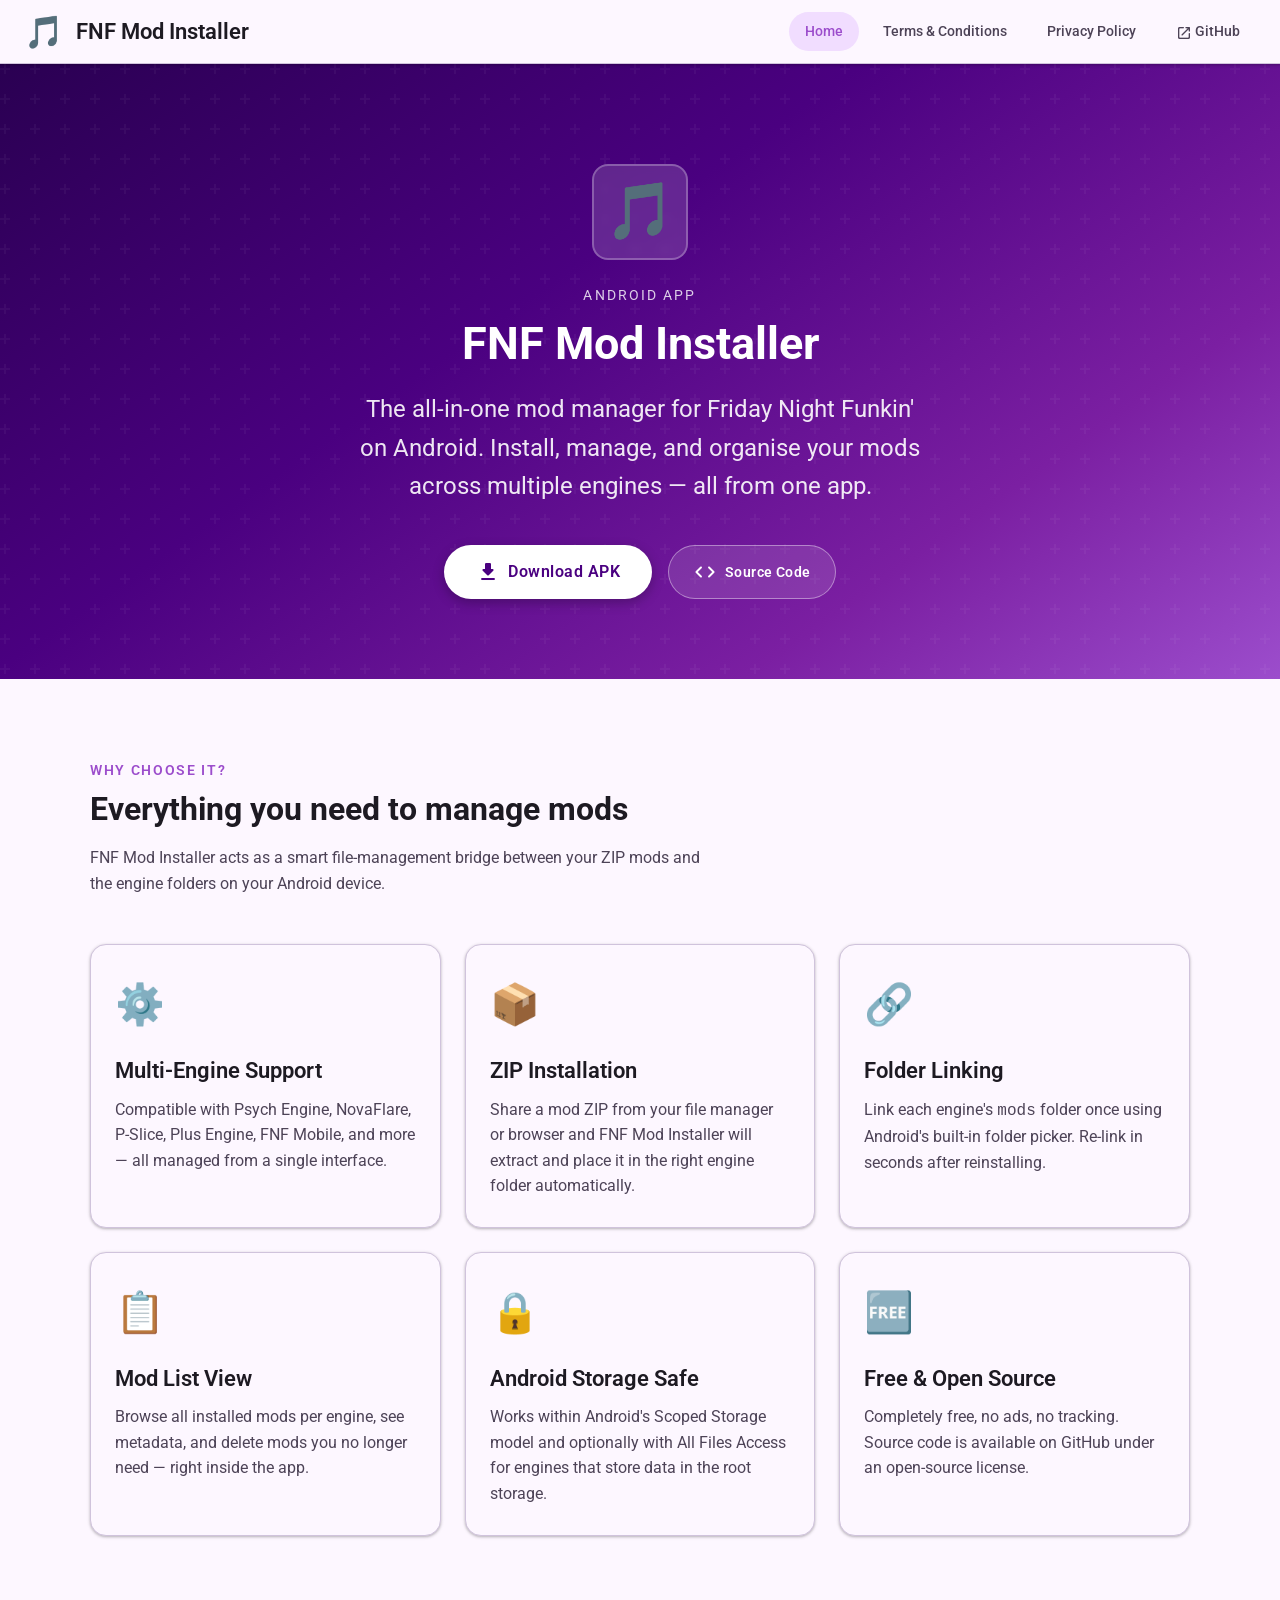
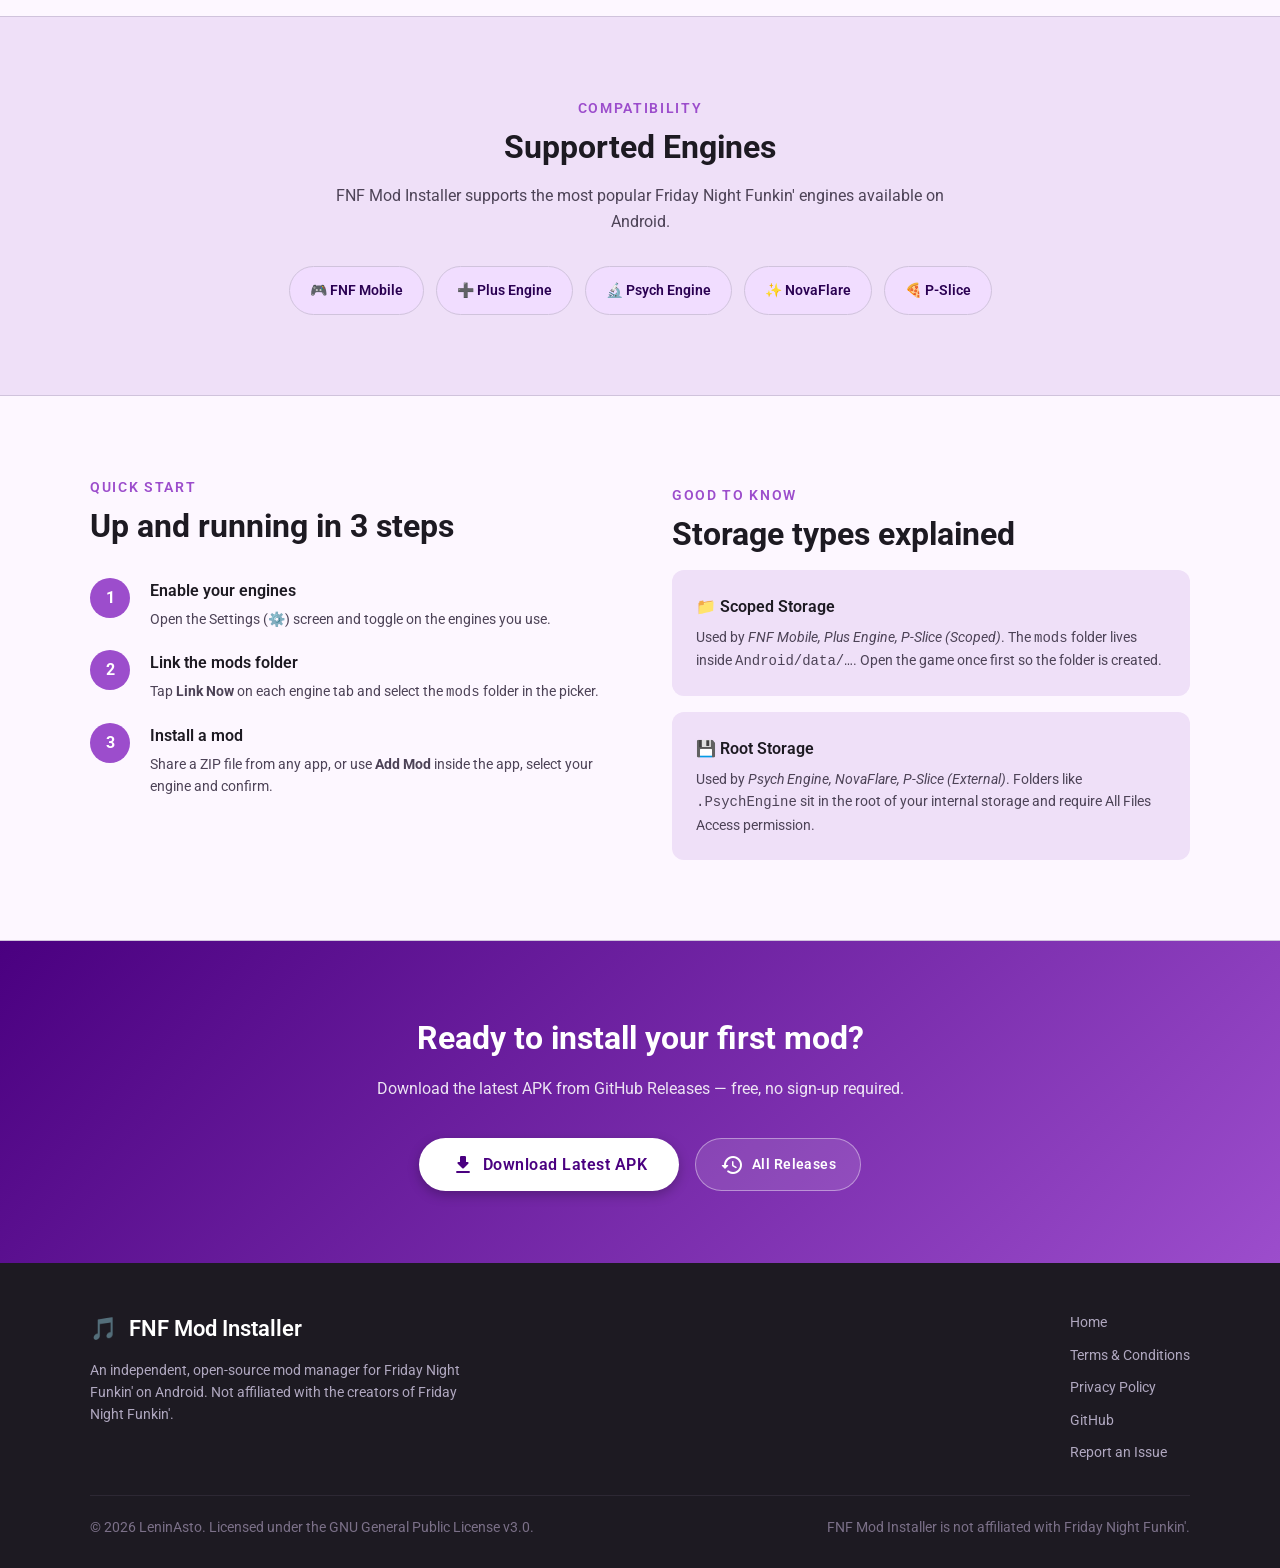
<file: index.html>
<!DOCTYPE html>
<html lang="en">
<head>
  <meta charset="UTF-8" />
  <meta name="viewport" content="width=device-width, initial-scale=1.0" />
  <title>FNF Mod Installer</title>
  <meta name="description" content="FNF Mod Installer — Multi-engine mod manager for Android. Supports Psych Engine, NovaFlare, P-Slice, Plus Engine, FNF Mobile and more." />
  <meta name="theme-color" content="#9C4DCC" />

  <!-- Open Graph -->
  <meta property="og:title" content="FNF Mod Installer" />
  <meta property="og:description" content="Multi-engine mod manager for Android. Install mods for Friday Night Funkin' engines in one tap." />
  <meta property="og:type" content="website" />
  <meta property="og:url" content="https://leninasto.github.io/FNF-Mod-Installer/" />

  <!-- Google Fonts + Material Icons -->
  <link rel="preconnect" href="https://fonts.googleapis.com" />
  <link rel="preconnect" href="https://fonts.gstatic.com" crossorigin />
  <link href="https://fonts.googleapis.com/css2?family=Roboto:wght@400;500;600;700;900&display=swap" rel="stylesheet" />
  <link href="https://fonts.googleapis.com/icon?family=Material+Icons+Round" rel="stylesheet" />

  <link rel="stylesheet" href="css/style.css" />
</head>
<body>

  <!-- ── Top App Bar ── -->
  <header class="top-app-bar">
    <a href="index.html" class="top-app-bar__brand">
      <span class="brand-emoji" aria-hidden="true">🎵</span>
      FNF Mod Installer
    </a>
    <button class="nav-toggle" id="navToggle" aria-label="Toggle navigation" aria-expanded="false">
      <span class="material-icons-round">menu</span>
    </button>
    <nav class="top-app-bar__nav" id="navMenu" role="navigation" aria-label="Main navigation">
      <a href="index.html" class="nav-link active">Home</a>
      <a href="terms.html" class="nav-link">Terms &amp; Conditions</a>
      <a href="privacy.html" class="nav-link">Privacy Policy</a>
      <a href="https://github.com/LeninAsto/FNF-Mod-Installer" target="_blank" rel="noopener" class="nav-link">
        <span class="material-icons-round" style="font-size:1rem;vertical-align:middle">open_in_new</span>
        GitHub
      </a>
    </nav>
  </header>

  <main>

    <!-- ── Hero ── -->
    <section class="hero" aria-labelledby="hero-title">
      <div class="hero__logo" role="img" aria-label="FNF Mod Installer logo">🎵</div>
      <p class="hero__eyebrow">Android App</p>
      <h1 class="hero__title" id="hero-title">FNF Mod Installer</h1>
      <p class="hero__subtitle">
        The all-in-one mod manager for Friday Night Funkin' on Android.
        Install, manage, and organise your mods across multiple engines — all from one app.
      </p>
      <div class="hero__actions">
        <a href="https://github.com/LeninAsto/FNF-Mod-Installer/releases/latest"
           target="_blank" rel="noopener"
           class="btn btn-on-dark">
          <span class="material-icons-round" aria-hidden="true">download</span>
          Download APK
        </a>
        <a href="https://github.com/LeninAsto/FNF-Mod-Installer"
           target="_blank" rel="noopener"
           class="btn btn-outlined"
           style="background:rgba(255,255,255,0.12);color:#fff;border-color:rgba(255,255,255,0.4)">
          <span class="material-icons-round" aria-hidden="true">code</span>
          Source Code
        </a>
      </div>
    </section>

    <!-- ── Features ── -->
    <section class="section" aria-labelledby="features-title">
      <div class="container">
        <p class="section-label">Why choose it?</p>
        <h2 class="section-title" id="features-title">Everything you need to manage mods</h2>
        <p class="section-body">
          FNF Mod Installer acts as a smart file-management bridge between your ZIP mods and the engine folders on your Android device.
        </p>

        <div class="features-grid">
          <article class="feature-card reveal">
            <span class="feature-card__icon" aria-hidden="true">⚙️</span>
            <h3 class="feature-card__title">Multi-Engine Support</h3>
            <p class="feature-card__body">
              Compatible with Psych Engine, NovaFlare, P-Slice, Plus Engine, FNF Mobile, and more — all managed from a single interface.
            </p>
          </article>
          <article class="feature-card reveal">
            <span class="feature-card__icon" aria-hidden="true">📦</span>
            <h3 class="feature-card__title">ZIP Installation</h3>
            <p class="feature-card__body">
              Share a mod ZIP from your file manager or browser and FNF Mod Installer will extract and place it in the right engine folder automatically.
            </p>
          </article>
          <article class="feature-card reveal">
            <span class="feature-card__icon" aria-hidden="true">🔗</span>
            <h3 class="feature-card__title">Folder Linking</h3>
            <p class="feature-card__body">
              Link each engine's <code>mods</code> folder once using Android's built-in folder picker. Re-link in seconds after reinstalling.
            </p>
          </article>
          <article class="feature-card reveal">
            <span class="feature-card__icon" aria-hidden="true">📋</span>
            <h3 class="feature-card__title">Mod List View</h3>
            <p class="feature-card__body">
              Browse all installed mods per engine, see metadata, and delete mods you no longer need — right inside the app.
            </p>
          </article>
          <article class="feature-card reveal">
            <span class="feature-card__icon" aria-hidden="true">🔒</span>
            <h3 class="feature-card__title">Android Storage Safe</h3>
            <p class="feature-card__body">
              Works within Android's Scoped Storage model and optionally with All Files Access for engines that store data in the root storage.
            </p>
          </article>
          <article class="feature-card reveal">
            <span class="feature-card__icon" aria-hidden="true">🆓</span>
            <h3 class="feature-card__title">Free &amp; Open Source</h3>
            <p class="feature-card__body">
              Completely free, no ads, no tracking. Source code is available on GitHub under an open-source license.
            </p>
          </article>
        </div>
      </div>
    </section>

    <hr class="divider" />

    <!-- ── Supported Engines ── -->
    <section class="section section--alt engines-section" aria-labelledby="engines-title">
      <div class="container">
        <p class="section-label">Compatibility</p>
        <h2 class="section-title" id="engines-title">Supported Engines</h2>
        <p class="section-body" style="margin:0 auto 0">
          FNF Mod Installer supports the most popular Friday Night Funkin' engines available on Android.
        </p>
        <div class="engines-grid" role="list" aria-label="Supported engines">
          <span class="engine-chip" role="listitem">🎮 FNF Mobile</span>
          <span class="engine-chip" role="listitem">➕ Plus Engine</span>
          <span class="engine-chip" role="listitem">🔬 Psych Engine</span>
          <span class="engine-chip" role="listitem">✨ NovaFlare</span>
          <span class="engine-chip" role="listitem">🍕 P-Slice</span>
        </div>
      </div>
    </section>

    <hr class="divider" />

    <!-- ── How to Use ── -->
    <section class="section" aria-labelledby="howto-title">
      <div class="container">
        <div style="display:grid;grid-template-columns:1fr 1fr;gap:64px;align-items:start">

          <!-- Quick Start -->
          <div class="reveal">
            <p class="section-label">Quick Start</p>
            <h2 class="section-title" id="howto-title">Up and running in 3 steps</h2>
            <ol class="step-list">
              <li>
                <div>
                  <p class="step-title">Enable your engines</p>
                  <p class="step-body">Open the Settings (⚙️) screen and toggle on the engines you use.</p>
                </div>
              </li>
              <li>
                <div>
                  <p class="step-title">Link the mods folder</p>
                  <p class="step-body">Tap <strong>Link Now</strong> on each engine tab and select the <code>mods</code> folder in the picker.</p>
                </div>
              </li>
              <li>
                <div>
                  <p class="step-title">Install a mod</p>
                  <p class="step-body">Share a ZIP file from any app, or use <strong>Add Mod</strong> inside the app, select your engine and confirm.</p>
                </div>
              </li>
            </ol>
          </div>

          <!-- Scoped Storage note -->
          <div class="reveal" style="margin-top:8px">
            <p class="section-label">Good to know</p>
            <h2 class="section-title">Storage types explained</h2>

            <div class="card card-filled" style="margin-bottom:16px">
              <h3 style="font-size:var(--font-title-medium);font-weight:600;margin-bottom:6px;color:var(--md-sys-color-on-surface)">
                📁 Scoped Storage
              </h3>
              <p style="font-size:var(--font-body-medium);color:var(--md-sys-color-on-surface-variant)">
                Used by <em>FNF Mobile, Plus Engine, P-Slice (Scoped)</em>. The <code>mods</code> folder lives inside <code>Android/data/…</code>. Open the game once first so the folder is created.
              </p>
            </div>

            <div class="card card-filled">
              <h3 style="font-size:var(--font-title-medium);font-weight:600;margin-bottom:6px;color:var(--md-sys-color-on-surface)">
                💾 Root Storage
              </h3>
              <p style="font-size:var(--font-body-medium);color:var(--md-sys-color-on-surface-variant)">
                Used by <em>Psych Engine, NovaFlare, P-Slice (External)</em>. Folders like <code>.PsychEngine</code> sit in the root of your internal storage and require All Files Access permission.
              </p>
            </div>
          </div>

        </div>
      </div>
    </section>

    <hr class="divider" />

    <!-- ── Download CTA ── -->
    <section class="download-banner" aria-labelledby="download-title">
      <h2 class="download-banner__title" id="download-title">Ready to install your first mod?</h2>
      <p class="download-banner__sub">Download the latest APK from GitHub Releases — free, no sign-up required.</p>
      <div style="display:flex;gap:16px;justify-content:center;flex-wrap:wrap">
        <a href="https://github.com/LeninAsto/FNF-Mod-Installer/releases/latest"
           target="_blank" rel="noopener"
           class="btn btn-on-dark">
          <span class="material-icons-round" aria-hidden="true">download</span>
          Download Latest APK
        </a>
        <a href="https://github.com/LeninAsto/FNF-Mod-Installer/releases"
           target="_blank" rel="noopener"
           class="btn btn-outlined"
           style="background:rgba(255,255,255,0.12);color:#fff;border-color:rgba(255,255,255,0.4)">
          <span class="material-icons-round" aria-hidden="true">history</span>
          All Releases
        </a>
      </div>
    </section>

  </main>

  <!-- ── Footer ── -->
  <footer>
    <div class="footer-inner">
      <div>
        <div class="footer-brand">
          <span aria-hidden="true">🎵</span>
          FNF Mod Installer
        </div>
        <p class="footer-desc">
          An independent, open-source mod manager for Friday Night Funkin' on Android.
          Not affiliated with the creators of Friday Night Funkin'.
        </p>
      </div>
      <nav class="footer-links" aria-label="Footer navigation">
        <a href="index.html">Home</a>
        <a href="terms.html">Terms &amp; Conditions</a>
        <a href="privacy.html">Privacy Policy</a>
        <a href="https://github.com/LeninAsto/FNF-Mod-Installer" target="_blank" rel="noopener">GitHub</a>
        <a href="https://github.com/LeninAsto/FNF-Mod-Installer/issues" target="_blank" rel="noopener">Report an Issue</a>
      </nav>
    </div>
    <hr class="footer-divider" />
    <div class="footer-copy">
      <span>© 2026 LeninAsto. Licensed under the GNU General Public License v3.0.</span>
      <span>FNF Mod Installer is not affiliated with Friday Night Funkin'.</span>
    </div>
  </footer>

  <script>
    // Mobile nav toggle
    const toggle = document.getElementById('navToggle');
    const menu   = document.getElementById('navMenu');
    toggle.addEventListener('click', () => {
      const open = menu.classList.toggle('open');
      toggle.setAttribute('aria-expanded', String(open));
    });

    // Scroll-reveal
    const observer = new IntersectionObserver((entries) => {
      entries.forEach(e => {
        if (e.isIntersecting) {
          e.target.classList.add('visible');
          observer.unobserve(e.target);
        }
      });
    }, { threshold: 0.1 });
    document.querySelectorAll('.reveal').forEach(el => observer.observe(el));
  </script>
</body>
</html>
</file>
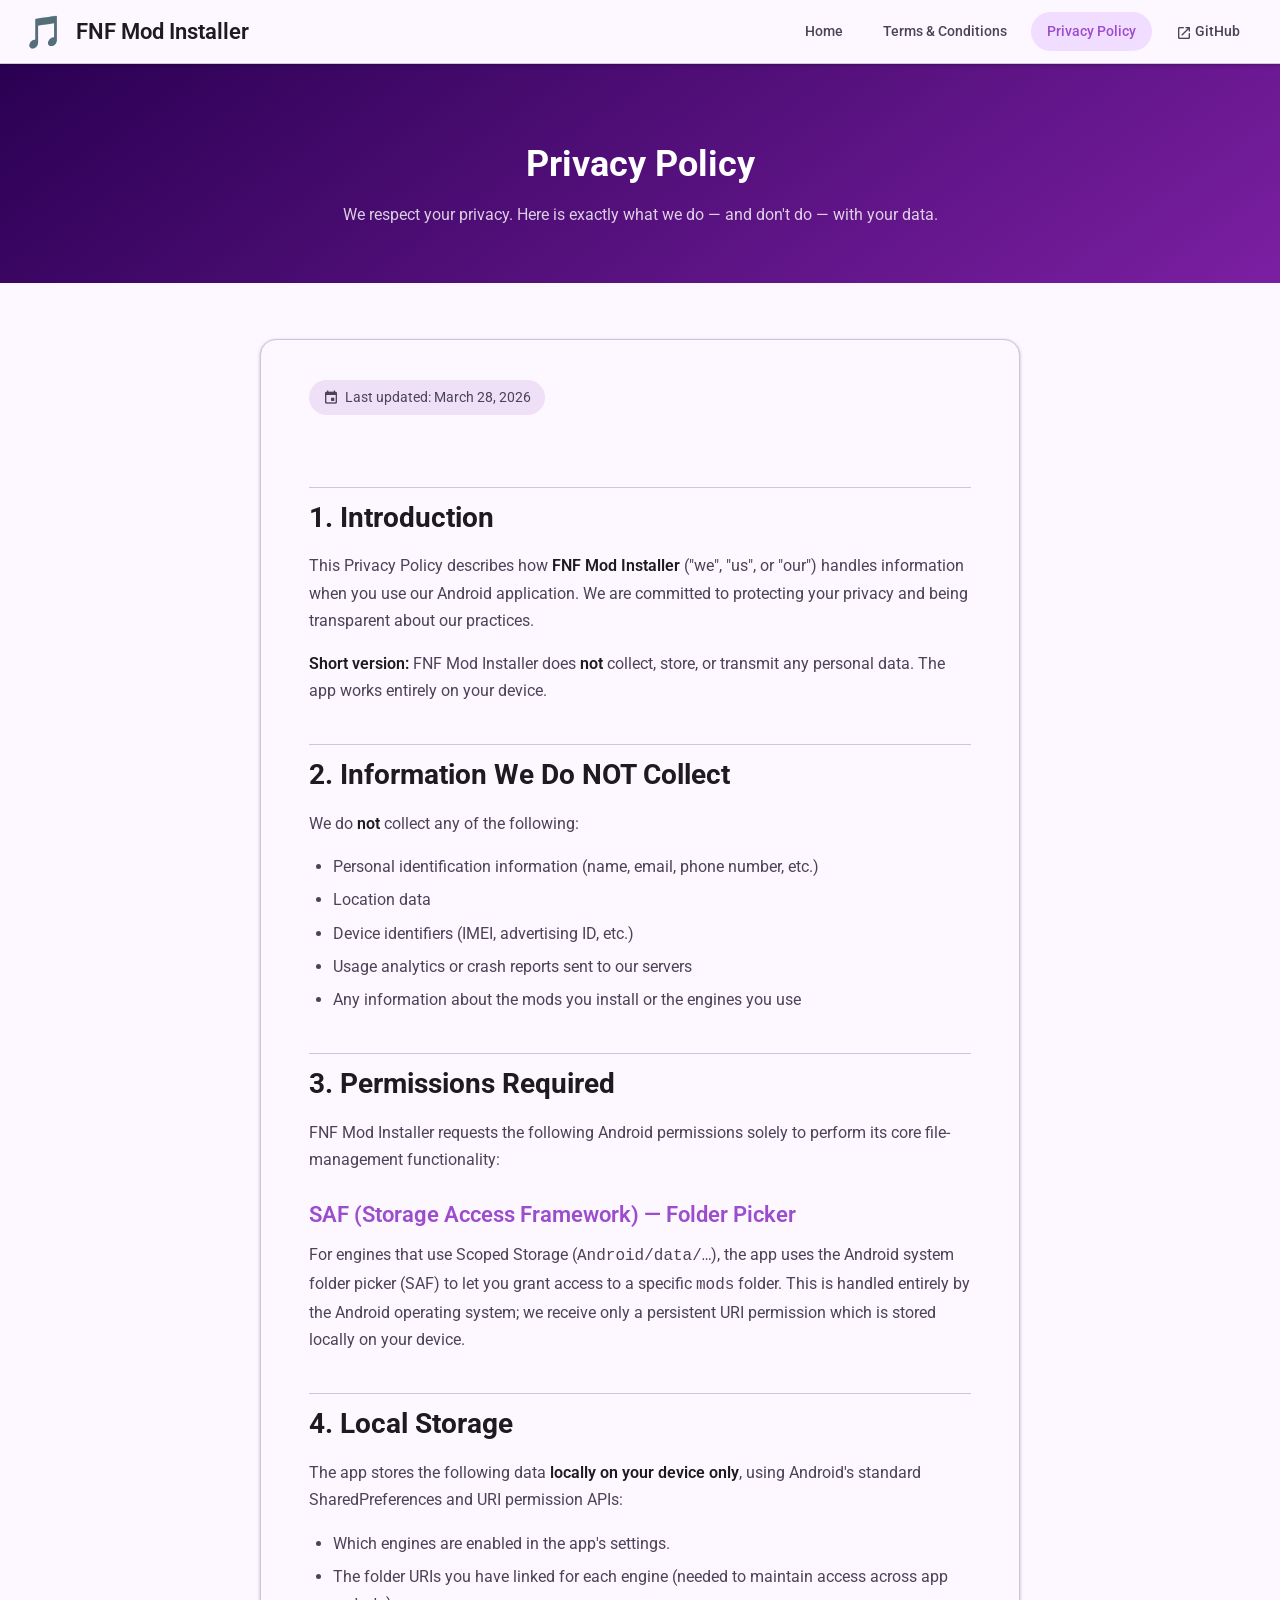
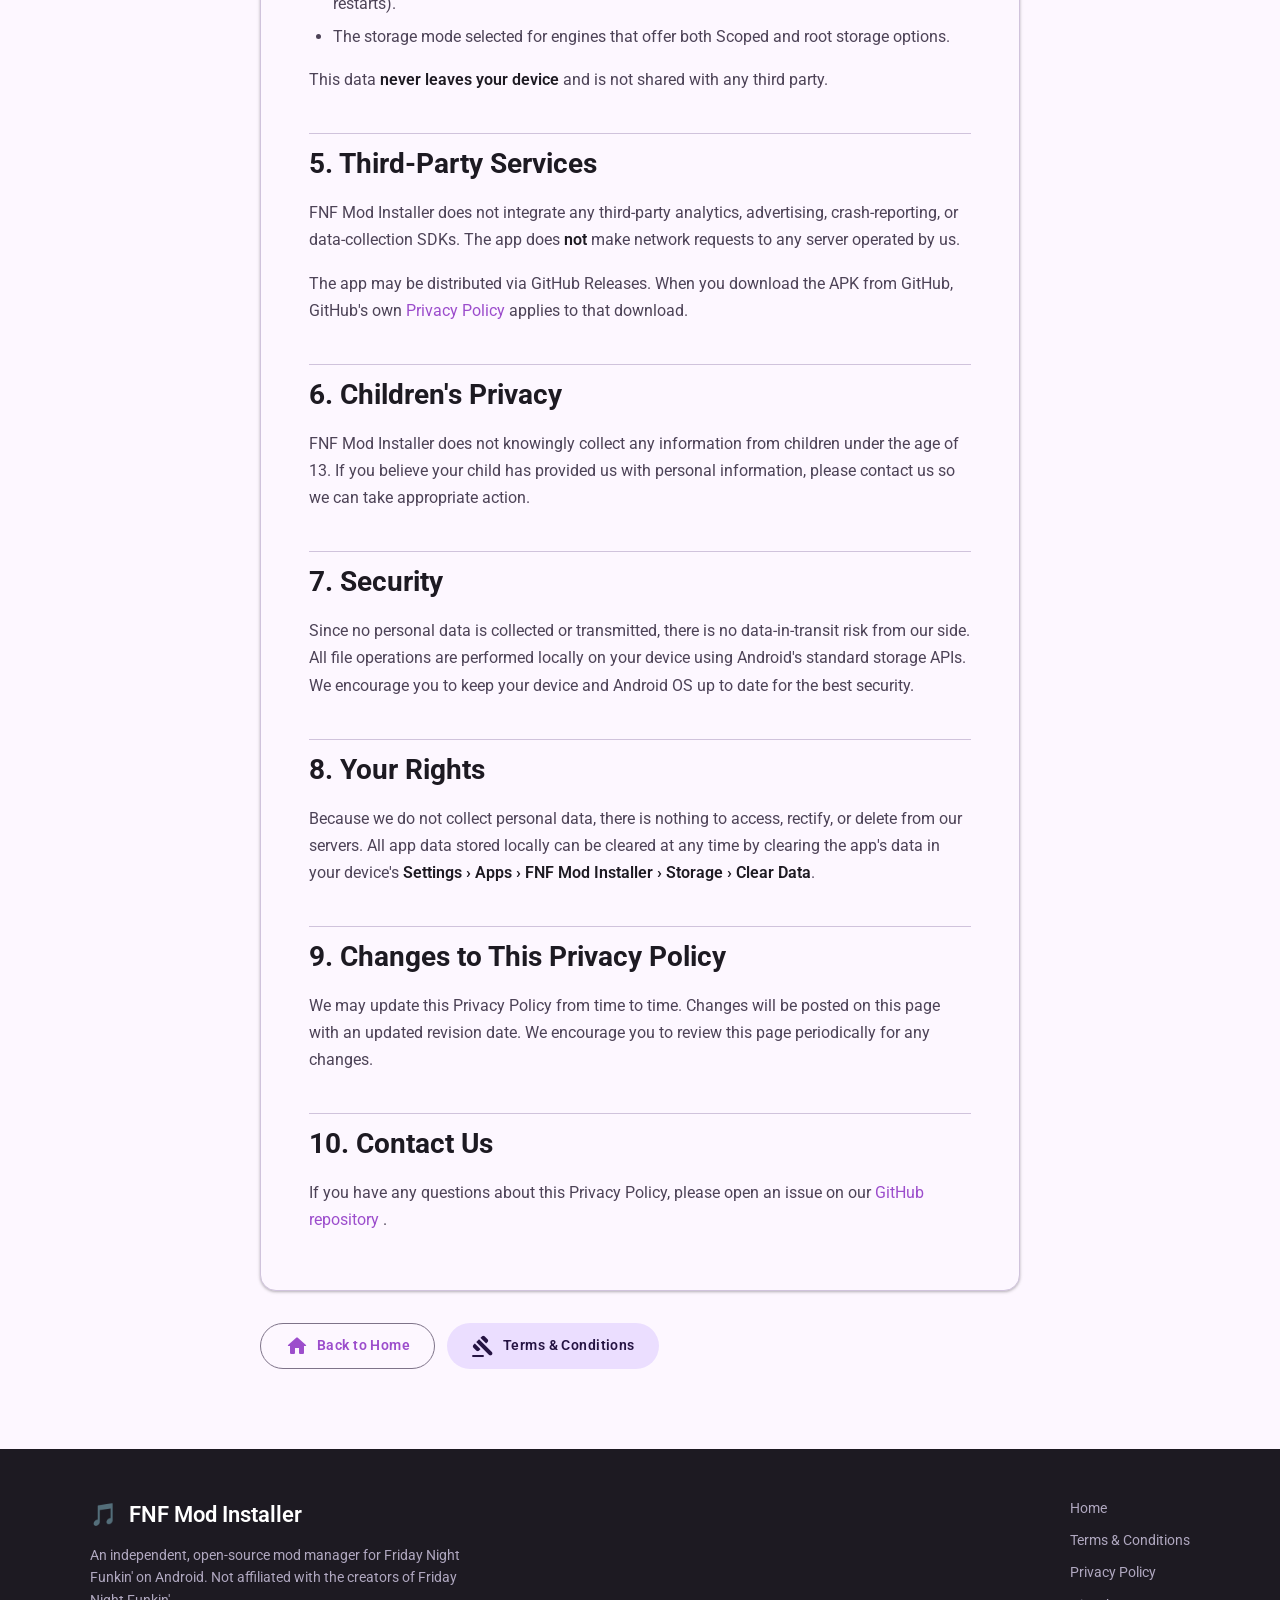
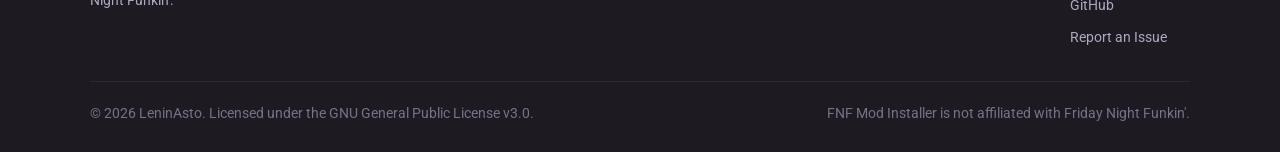
<file: privacy.html>
<!DOCTYPE html>
<html lang="en">
<head>
  <meta charset="UTF-8" />
  <meta name="viewport" content="width=device-width, initial-scale=1.0" />
  <title>Privacy Policy — FNF Mod Installer</title>
  <meta name="description" content="Privacy Policy for FNF Mod Installer. Learn what data we collect and how we protect your privacy." />
  <meta name="theme-color" content="#9C4DCC" />

  <!-- Google Fonts + Material Icons -->
  <link rel="preconnect" href="https://fonts.googleapis.com" />
  <link rel="preconnect" href="https://fonts.gstatic.com" crossorigin />
  <link href="https://fonts.googleapis.com/css2?family=Roboto:wght@400;500;600;700;900&display=swap" rel="stylesheet" />
  <link href="https://fonts.googleapis.com/icon?family=Material+Icons+Round" rel="stylesheet" />

  <link rel="stylesheet" href="css/style.css" />
</head>
<body>

  <!-- ── Top App Bar ── -->
  <header class="top-app-bar">
    <a href="index.html" class="top-app-bar__brand">
      <span class="brand-emoji" aria-hidden="true">🎵</span>
      FNF Mod Installer
    </a>
    <button class="nav-toggle" id="navToggle" aria-label="Toggle navigation" aria-expanded="false">
      <span class="material-icons-round">menu</span>
    </button>
    <nav class="top-app-bar__nav" id="navMenu" role="navigation" aria-label="Main navigation">
      <a href="index.html" class="nav-link">Home</a>
      <a href="terms.html" class="nav-link">Terms &amp; Conditions</a>
      <a href="privacy.html" class="nav-link active">Privacy Policy</a>
      <a href="https://github.com/LeninAsto/FNF-Mod-Installer" target="_blank" rel="noopener" class="nav-link">
        <span class="material-icons-round" style="font-size:1rem;vertical-align:middle">open_in_new</span>
        GitHub
      </a>
    </nav>
  </header>

  <main>

    <!-- ── Page Hero ── -->
    <section class="page-hero" aria-labelledby="page-title">
      <div class="container--narrow">
        <h1 class="page-hero__title" id="page-title">Privacy Policy</h1>
        <p class="page-hero__subtitle">We respect your privacy. Here is exactly what we do — and don't do — with your data.</p>
      </div>
    </section>

    <!-- ── Legal Content ── -->
    <section class="legal-content">
      <div class="container--narrow">
        <article class="legal-article">

          <span class="last-updated-badge">
            <span class="material-icons-round" style="font-size:1rem" aria-hidden="true">event</span>
            Last updated: March 28, 2026
          </span>

          <h2>1. Introduction</h2>
          <p>
            This Privacy Policy describes how <strong>FNF Mod Installer</strong> ("we", "us", or "our")
            handles information when you use our Android application. We are committed to protecting your
            privacy and being transparent about our practices.
          </p>
          <p>
            <strong>Short version:</strong> FNF Mod Installer does <strong>not</strong> collect, store, or
            transmit any personal data. The app works entirely on your device.
          </p>

          <h2>2. Information We Do NOT Collect</h2>
          <p>We do <strong>not</strong> collect any of the following:</p>
          <ul>
            <li>Personal identification information (name, email, phone number, etc.)</li>
            <li>Location data</li>
            <li>Device identifiers (IMEI, advertising ID, etc.)</li>
            <li>Usage analytics or crash reports sent to our servers</li>
            <li>Any information about the mods you install or the engines you use</li>
          </ul>

          <h2>3. Permissions Required</h2>
          <p>
            FNF Mod Installer requests the following Android permissions solely to perform its core
            file-management functionality:
          </p>

          <h3>SAF (Storage Access Framework) — Folder Picker</h3>
          <p>
            For engines that use Scoped Storage (<code>Android/data/…</code>), the app uses the Android
            system folder picker (SAF) to let you grant access to a specific <code>mods</code> folder.
            This is handled entirely by the Android operating system; we receive only a persistent URI
            permission which is stored locally on your device.
          </p>

          <h2>4. Local Storage</h2>
          <p>
            The app stores the following data <strong>locally on your device only</strong>, using Android's
            standard SharedPreferences and URI permission APIs:
          </p>
          <ul>
            <li>Which engines are enabled in the app's settings.</li>
            <li>The folder URIs you have linked for each engine (needed to maintain access across app restarts).</li>
            <li>The storage mode selected for engines that offer both Scoped and root storage options.</li>
          </ul>
          <p>
            This data <strong>never leaves your device</strong> and is not shared with any third party.
          </p>

          <h2>5. Third-Party Services</h2>
          <p>
            FNF Mod Installer does not integrate any third-party analytics, advertising, crash-reporting,
            or data-collection SDKs. The app does <strong>not</strong> make network requests to any server
            operated by us.
          </p>
          <p>
            The app may be distributed via GitHub Releases. When you download the APK from GitHub, GitHub's
            own
            <a href="https://docs.github.com/en/site-policy/privacy-policies/github-general-privacy-statement" target="_blank" rel="noopener">
              Privacy Policy
            </a>
            applies to that download.
          </p>

          <h2>6. Children's Privacy</h2>
          <p>
            FNF Mod Installer does not knowingly collect any information from children under the age of 13.
            If you believe your child has provided us with personal information, please contact us so we can
            take appropriate action.
          </p>

          <h2>7. Security</h2>
          <p>
            Since no personal data is collected or transmitted, there is no data-in-transit risk from our
            side. All file operations are performed locally on your device using Android's standard storage
            APIs. We encourage you to keep your device and Android OS up to date for the best security.
          </p>

          <h2>8. Your Rights</h2>
          <p>
            Because we do not collect personal data, there is nothing to access, rectify, or delete from our
            servers. All app data stored locally can be cleared at any time by clearing the app's data in
            your device's <strong>Settings › Apps › FNF Mod Installer › Storage › Clear Data</strong>.
          </p>

          <h2>9. Changes to This Privacy Policy</h2>
          <p>
            We may update this Privacy Policy from time to time. Changes will be posted on this page with an
            updated revision date. We encourage you to review this page periodically for any changes.
          </p>

          <h2>10. Contact Us</h2>
          <p>
            If you have any questions about this Privacy Policy, please open an issue on our
            <a href="https://github.com/LeninAsto/FNF-Mod-Installer/issues" target="_blank" rel="noopener">
              GitHub repository
            </a>.
          </p>

        </article>

        <!-- Navigation chips -->
        <div style="margin-top:32px;display:flex;gap:12px;flex-wrap:wrap">
          <a href="index.html" class="btn btn-outlined">
            <span class="material-icons-round" aria-hidden="true">home</span>
            Back to Home
          </a>
          <a href="terms.html" class="btn btn-tonal">
            <span class="material-icons-round" aria-hidden="true">gavel</span>
            Terms &amp; Conditions
          </a>
        </div>

      </div>
    </section>

  </main>

  <!-- ── Footer ── -->
  <footer>
    <div class="footer-inner">
      <div>
        <div class="footer-brand">
          <span aria-hidden="true">🎵</span>
          FNF Mod Installer
        </div>
        <p class="footer-desc">
          An independent, open-source mod manager for Friday Night Funkin' on Android.
          Not affiliated with the creators of Friday Night Funkin'.
        </p>
      </div>
      <nav class="footer-links" aria-label="Footer navigation">
        <a href="index.html">Home</a>
        <a href="terms.html">Terms &amp; Conditions</a>
        <a href="privacy.html">Privacy Policy</a>
        <a href="https://github.com/LeninAsto/FNF-Mod-Installer" target="_blank" rel="noopener">GitHub</a>
        <a href="https://github.com/LeninAsto/FNF-Mod-Installer/issues" target="_blank" rel="noopener">Report an Issue</a>
      </nav>
    </div>
    <hr class="footer-divider" />
    <div class="footer-copy">
      <span>© 2026 LeninAsto. Licensed under the GNU General Public License v3.0.</span>
      <span>FNF Mod Installer is not affiliated with Friday Night Funkin'.</span>
    </div>
  </footer>

  <script>
    const toggle = document.getElementById('navToggle');
    const menu   = document.getElementById('navMenu');
    toggle.addEventListener('click', () => {
      const open = menu.classList.toggle('open');
      toggle.setAttribute('aria-expanded', String(open));
    });
  </script>
</body>
</html>
</file>
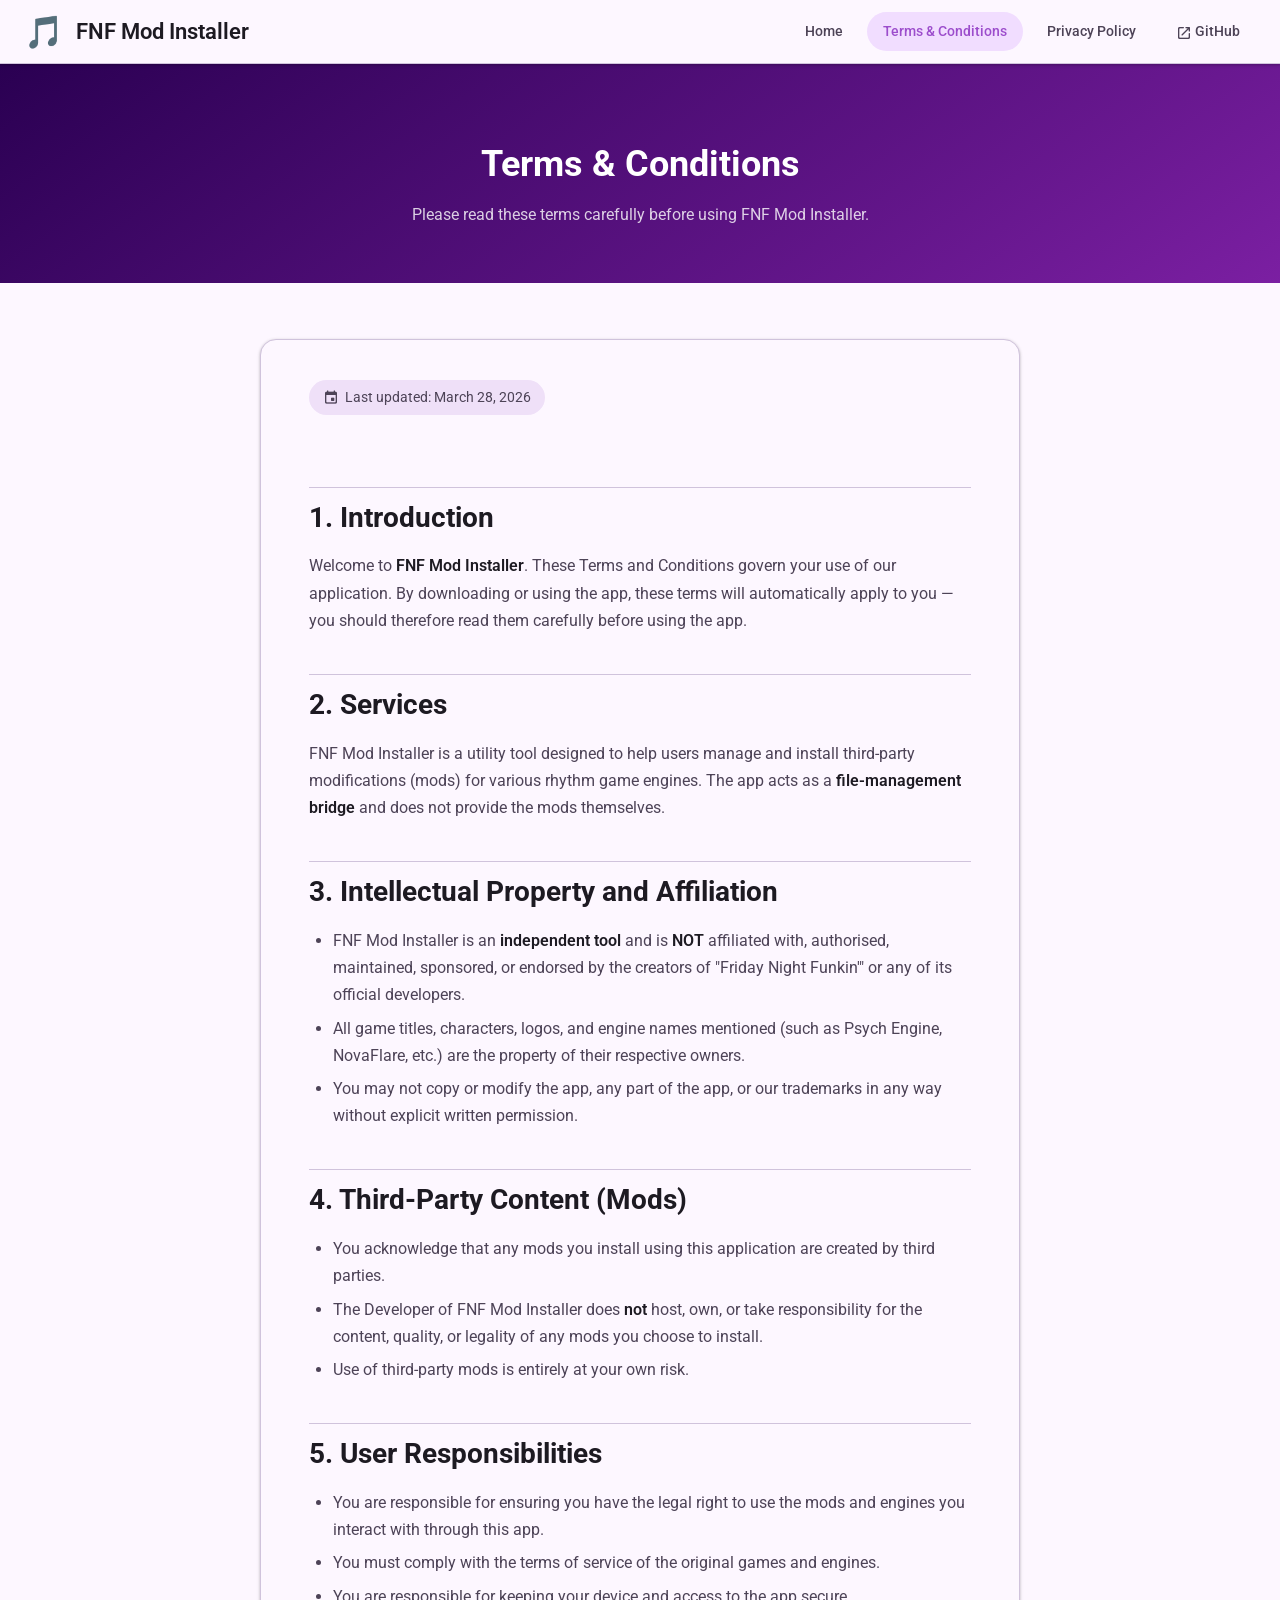
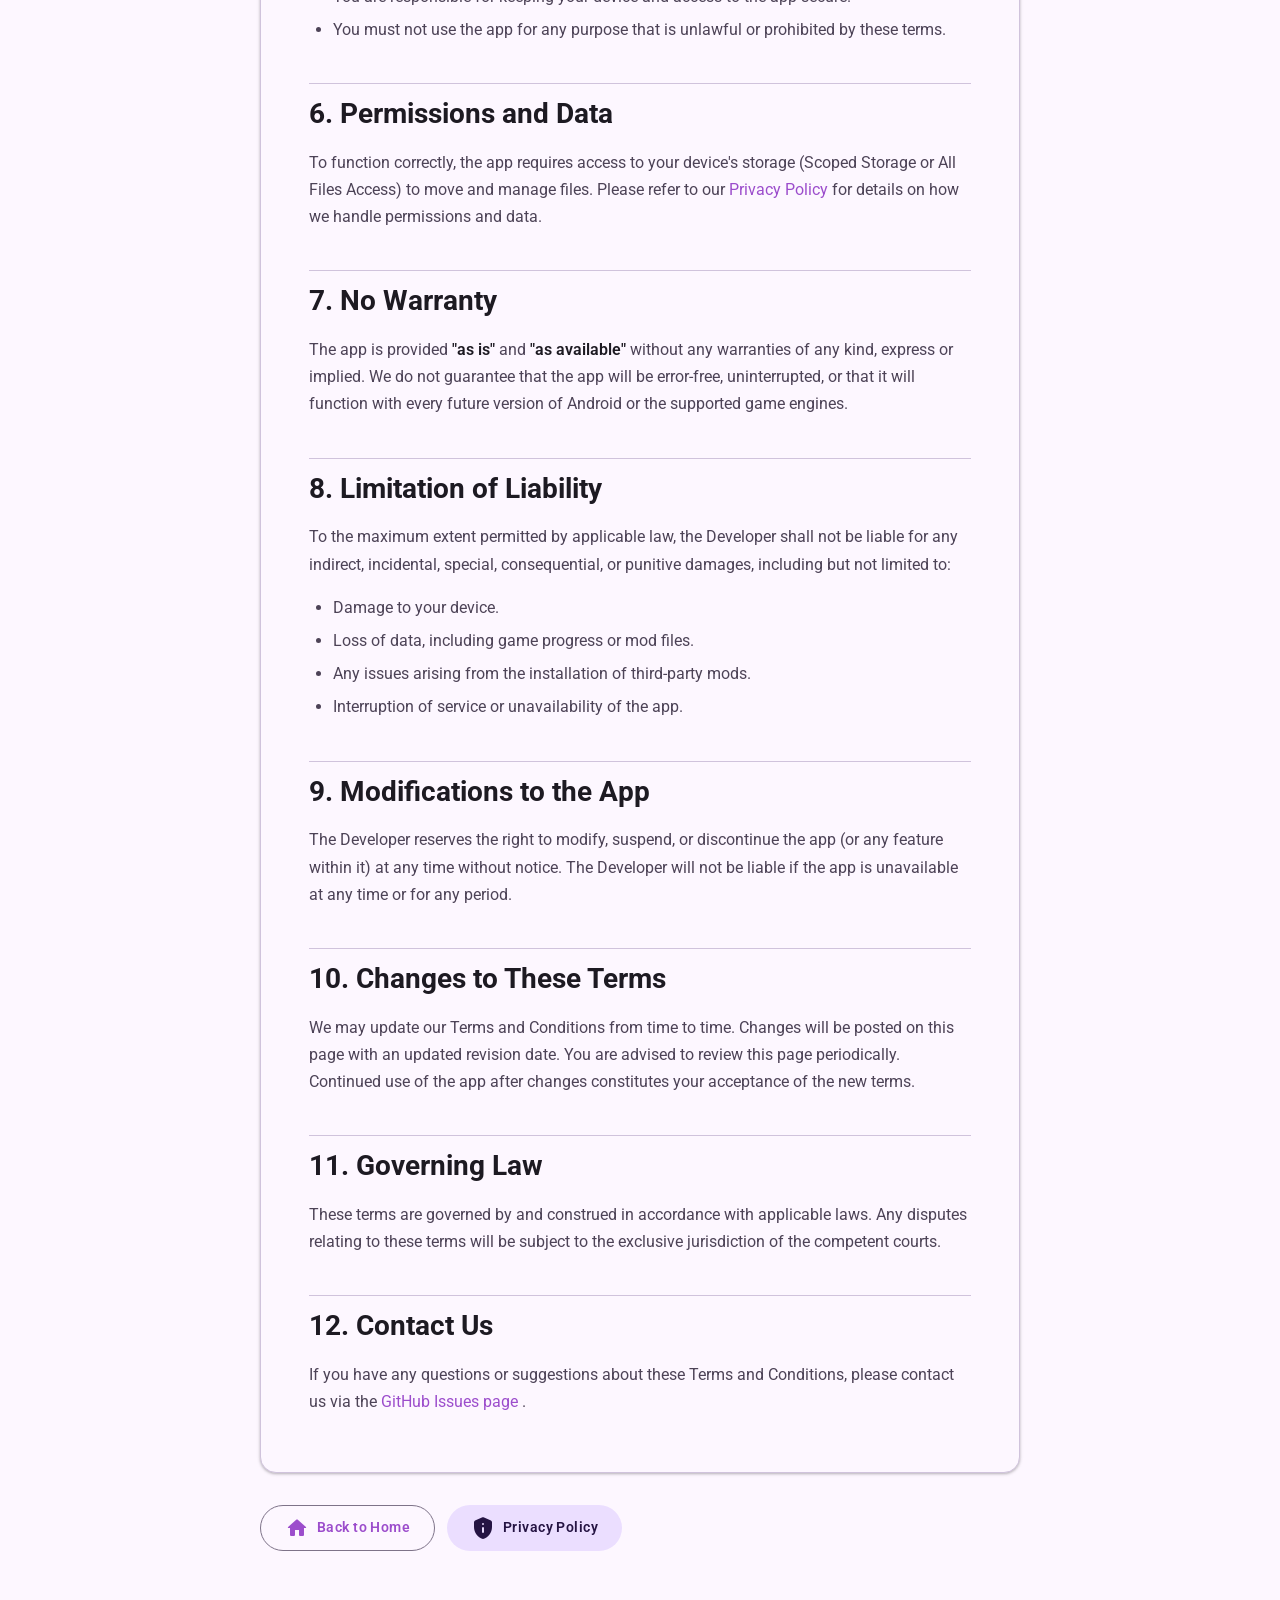
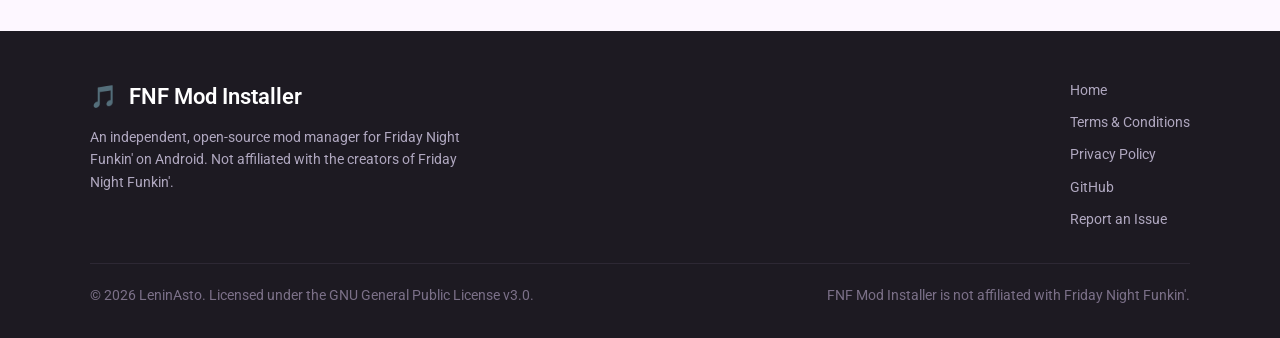
<file: terms.html>
<!DOCTYPE html>
<html lang="en">
<head>
  <meta charset="UTF-8" />
  <meta name="viewport" content="width=device-width, initial-scale=1.0" />
  <title>Terms &amp; Conditions — FNF Mod Installer</title>
  <meta name="description" content="Terms and Conditions for FNF Mod Installer. Read before using the app." />
  <meta name="theme-color" content="#9C4DCC" />

  <!-- Google Fonts + Material Icons -->
  <link rel="preconnect" href="https://fonts.googleapis.com" />
  <link rel="preconnect" href="https://fonts.gstatic.com" crossorigin />
  <link href="https://fonts.googleapis.com/css2?family=Roboto:wght@400;500;600;700;900&display=swap" rel="stylesheet" />
  <link href="https://fonts.googleapis.com/icon?family=Material+Icons+Round" rel="stylesheet" />

  <link rel="stylesheet" href="css/style.css" />
</head>
<body>

  <!-- ── Top App Bar ── -->
  <header class="top-app-bar">
    <a href="index.html" class="top-app-bar__brand">
      <span class="brand-emoji" aria-hidden="true">🎵</span>
      FNF Mod Installer
    </a>
    <button class="nav-toggle" id="navToggle" aria-label="Toggle navigation" aria-expanded="false">
      <span class="material-icons-round">menu</span>
    </button>
    <nav class="top-app-bar__nav" id="navMenu" role="navigation" aria-label="Main navigation">
      <a href="index.html" class="nav-link">Home</a>
      <a href="terms.html" class="nav-link active">Terms &amp; Conditions</a>
      <a href="privacy.html" class="nav-link">Privacy Policy</a>
      <a href="https://github.com/LeninAsto/FNF-Mod-Installer" target="_blank" rel="noopener" class="nav-link">
        <span class="material-icons-round" style="font-size:1rem;vertical-align:middle">open_in_new</span>
        GitHub
      </a>
    </nav>
  </header>

  <main>

    <!-- ── Page Hero ── -->
    <section class="page-hero" aria-labelledby="page-title">
      <div class="container--narrow">
        <h1 class="page-hero__title" id="page-title">Terms &amp; Conditions</h1>
        <p class="page-hero__subtitle">Please read these terms carefully before using FNF Mod Installer.</p>
      </div>
    </section>

    <!-- ── Legal Content ── -->
    <section class="legal-content">
      <div class="container--narrow">
        <article class="legal-article">

          <span class="last-updated-badge">
            <span class="material-icons-round" style="font-size:1rem" aria-hidden="true">event</span>
            Last updated: March 28, 2026
          </span>

          <h2>1. Introduction</h2>
          <p>
            Welcome to <strong>FNF Mod Installer</strong>. These Terms and Conditions govern your use of our
            application. By downloading or using the app, these terms will automatically apply to you — you
            should therefore read them carefully before using the app.
          </p>

          <h2>2. Services</h2>
          <p>
            FNF Mod Installer is a utility tool designed to help users manage and install third-party
            modifications (mods) for various rhythm game engines. The app acts as a <strong>file-management
            bridge</strong> and does not provide the mods themselves.
          </p>

          <h2>3. Intellectual Property and Affiliation</h2>
          <ul>
            <li>
              FNF Mod Installer is an <strong>independent tool</strong> and is <strong>NOT</strong> affiliated
              with, authorised, maintained, sponsored, or endorsed by the creators of "Friday Night Funkin'" or
              any of its official developers.
            </li>
            <li>
              All game titles, characters, logos, and engine names mentioned (such as Psych Engine, NovaFlare,
              etc.) are the property of their respective owners.
            </li>
            <li>
              You may not copy or modify the app, any part of the app, or our trademarks in any way without
              explicit written permission.
            </li>
          </ul>

          <h2>4. Third-Party Content (Mods)</h2>
          <ul>
            <li>
              You acknowledge that any mods you install using this application are created by third parties.
            </li>
            <li>
              The Developer of FNF Mod Installer does <strong>not</strong> host, own, or take responsibility
              for the content, quality, or legality of any mods you choose to install.
            </li>
            <li>Use of third-party mods is entirely at your own risk.</li>
          </ul>

          <h2>5. User Responsibilities</h2>
          <ul>
            <li>
              You are responsible for ensuring you have the legal right to use the mods and engines you
              interact with through this app.
            </li>
            <li>You must comply with the terms of service of the original games and engines.</li>
            <li>You are responsible for keeping your device and access to the app secure.</li>
            <li>
              You must not use the app for any purpose that is unlawful or prohibited by these terms.
            </li>
          </ul>

          <h2>6. Permissions and Data</h2>
          <p>
            To function correctly, the app requires access to your device's storage (Scoped Storage or
            All Files Access) to move and manage files. Please refer to our
            <a href="privacy.html">Privacy Policy</a> for details on how we handle permissions and data.
          </p>

          <h2>7. No Warranty</h2>
          <p>
            The app is provided <strong>"as is"</strong> and <strong>"as available"</strong> without any
            warranties of any kind, express or implied. We do not guarantee that the app will be error-free,
            uninterrupted, or that it will function with every future version of Android or the supported
            game engines.
          </p>

          <h2>8. Limitation of Liability</h2>
          <p>
            To the maximum extent permitted by applicable law, the Developer shall not be liable for any
            indirect, incidental, special, consequential, or punitive damages, including but not limited to:
          </p>
          <ul>
            <li>Damage to your device.</li>
            <li>Loss of data, including game progress or mod files.</li>
            <li>Any issues arising from the installation of third-party mods.</li>
            <li>Interruption of service or unavailability of the app.</li>
          </ul>

          <h2>9. Modifications to the App</h2>
          <p>
            The Developer reserves the right to modify, suspend, or discontinue the app (or any feature
            within it) at any time without notice. The Developer will not be liable if the app is
            unavailable at any time or for any period.
          </p>

          <h2>10. Changes to These Terms</h2>
          <p>
            We may update our Terms and Conditions from time to time. Changes will be posted on this page
            with an updated revision date. You are advised to review this page periodically. Continued use
            of the app after changes constitutes your acceptance of the new terms.
          </p>

          <h2>11. Governing Law</h2>
          <p>
            These terms are governed by and construed in accordance with applicable laws. Any disputes
            relating to these terms will be subject to the exclusive jurisdiction of the competent courts.
          </p>

          <h2>12. Contact Us</h2>
          <p>
            If you have any questions or suggestions about these Terms and Conditions, please contact us
            via the
            <a href="https://github.com/LeninAsto/FNF-Mod-Installer/issues" target="_blank" rel="noopener">
              GitHub Issues page
            </a>.
          </p>

        </article>

        <!-- Navigation chips -->
        <div style="margin-top:32px;display:flex;gap:12px;flex-wrap:wrap">
          <a href="index.html" class="btn btn-outlined">
            <span class="material-icons-round" aria-hidden="true">home</span>
            Back to Home
          </a>
          <a href="privacy.html" class="btn btn-tonal">
            <span class="material-icons-round" aria-hidden="true">privacy_tip</span>
            Privacy Policy
          </a>
        </div>

      </div>
    </section>

  </main>

  <!-- ── Footer ── -->
  <footer>
    <div class="footer-inner">
      <div>
        <div class="footer-brand">
          <span aria-hidden="true">🎵</span>
          FNF Mod Installer
        </div>
        <p class="footer-desc">
          An independent, open-source mod manager for Friday Night Funkin' on Android.
          Not affiliated with the creators of Friday Night Funkin'.
        </p>
      </div>
      <nav class="footer-links" aria-label="Footer navigation">
        <a href="index.html">Home</a>
        <a href="terms.html">Terms &amp; Conditions</a>
        <a href="privacy.html">Privacy Policy</a>
        <a href="https://github.com/LeninAsto/FNF-Mod-Installer" target="_blank" rel="noopener">GitHub</a>
        <a href="https://github.com/LeninAsto/FNF-Mod-Installer/issues" target="_blank" rel="noopener">Report an Issue</a>
      </nav>
    </div>
    <hr class="footer-divider" />
    <div class="footer-copy">
      <span>© 2026 LeninAsto. Licensed under the GNU General Public License v3.0.</span>
      <span>FNF Mod Installer is not affiliated with Friday Night Funkin'.</span>
    </div>
  </footer>

  <script>
    const toggle = document.getElementById('navToggle');
    const menu   = document.getElementById('navMenu');
    toggle.addEventListener('click', () => {
      const open = menu.classList.toggle('open');
      toggle.setAttribute('aria-expanded', String(open));
    });
  </script>
</body>
</html>
</file>
<file: css/style.css>
/* =========================================================
   FNF Mod Installer — GitHub Pages
   Material Design 3 · Shared Stylesheet
   ========================================================= */

/* ---------- Custom Properties (MD3 Tokens) ---------- */
:root {
  /* Seed colour: Purple */
  --md-sys-color-primary:             #9C4DCC;
  --md-sys-color-on-primary:          #FFFFFF;
  --md-sys-color-primary-container:   #F1DDFF;
  --md-sys-color-on-primary-container:#2A0052;

  --md-sys-color-secondary:           #7965A0;
  --md-sys-color-on-secondary:        #FFFFFF;
  --md-sys-color-secondary-container: #EBDEFF;
  --md-sys-color-on-secondary-container:#251443;

  --md-sys-color-surface:             #FDF7FF;
  --md-sys-color-surface-variant:     #EFE0F8;
  --md-sys-color-on-surface:          #1D1A22;
  --md-sys-color-on-surface-variant:  #4D4357;
  --md-sys-color-outline:             #7E7389;
  --md-sys-color-outline-variant:     #D0C3DC;

  --md-sys-color-background:          #FDF7FF;
  --md-sys-color-on-background:       #1D1A22;

  --md-sys-color-error:               #B3261E;
  --md-sys-color-on-error:            #FFFFFF;

  /* Elevation (MD3 uses tonal surfaces) */
  --md-elevation-1: 0 1px 2px rgba(0,0,0,.15), 0 1px 3px 1px rgba(0,0,0,.10);
  --md-elevation-2: 0 1px 2px rgba(0,0,0,.20), 0 2px 6px 2px rgba(0,0,0,.15);
  --md-elevation-3: 0 4px 8px 3px rgba(0,0,0,.15), 0 1px 3px rgba(0,0,0,.20);

  /* Shape */
  --shape-corner-extra-small: 4px;
  --shape-corner-small:       8px;
  --shape-corner-medium:      12px;
  --shape-corner-large:       16px;
  --shape-corner-extra-large: 28px;
  --shape-corner-full:        9999px;

  /* Typescale */
  --font-display-large:  clamp(3rem, 6vw, 3.5625rem);
  --font-display-medium: clamp(2.25rem, 4.5vw, 2.8125rem);
  --font-display-small:  clamp(1.75rem, 3.5vw, 2.25rem);
  --font-headline-large: clamp(1.5rem, 3vw, 2rem);
  --font-headline-medium:clamp(1.25rem, 2.5vw, 1.75rem);
  --font-headline-small: clamp(1.125rem, 2.2vw, 1.5rem);
  --font-title-large:    1.375rem;
  --font-title-medium:   1rem;
  --font-body-large:     1rem;
  --font-body-medium:    0.875rem;
  --font-label-large:    0.875rem;
  --font-label-medium:   0.75rem;
}

/* ---------- Reset ---------- */
*, *::before, *::after { box-sizing: border-box; margin: 0; padding: 0; }

html { scroll-behavior: smooth; }

body {
  font-family: 'Roboto', sans-serif;
  background: var(--md-sys-color-background);
  color: var(--md-sys-color-on-background);
  line-height: 1.6;
  min-height: 100vh;
  display: flex;
  flex-direction: column;
}

img { max-width: 100%; display: block; }
a   { color: var(--md-sys-color-primary); text-decoration: none; }
a:hover { text-decoration: underline; }

/* ---------- Top App Bar ---------- */
.top-app-bar {
  position: sticky;
  top: 0;
  z-index: 1000;
  background: var(--md-sys-color-surface);
  border-bottom: 1px solid var(--md-sys-color-outline-variant);
  box-shadow: var(--md-elevation-1);
  padding: 0 24px;
  height: 64px;
  display: flex;
  align-items: center;
  justify-content: space-between;
  gap: 16px;
}

.top-app-bar__brand {
  display: flex;
  align-items: center;
  gap: 12px;
  font-size: var(--font-title-large);
  font-weight: 600;
  color: var(--md-sys-color-on-surface);
  text-decoration: none;
}

.top-app-bar__brand:hover { text-decoration: none; }

.top-app-bar__brand img {
  width: 40px;
  height: 40px;
  border-radius: var(--shape-corner-small);
}

.top-app-bar__brand .brand-emoji {
  font-size: 2rem;
  line-height: 1;
}

.top-app-bar__nav {
  display: flex;
  align-items: center;
  gap: 8px;
}

.nav-link {
  padding: 8px 16px;
  border-radius: var(--shape-corner-full);
  font-size: var(--font-label-large);
  font-weight: 500;
  color: var(--md-sys-color-on-surface-variant);
  transition: background 0.2s, color 0.2s;
}

.nav-link:hover {
  background: var(--md-sys-color-surface-variant);
  color: var(--md-sys-color-on-surface);
  text-decoration: none;
}

.nav-link.active {
  color: var(--md-sys-color-primary);
  background: var(--md-sys-color-primary-container);
}

/* Hamburger for mobile */
.nav-toggle {
  display: none;
  background: none;
  border: none;
  cursor: pointer;
  padding: 8px;
  border-radius: var(--shape-corner-full);
  color: var(--md-sys-color-on-surface);
  font-size: 1.5rem;
  transition: background 0.2s;
}
.nav-toggle:hover { background: var(--md-sys-color-surface-variant); }

@media (max-width: 640px) {
  .nav-toggle { display: flex; align-items: center; }
  .top-app-bar__nav {
    display: none;
    position: absolute;
    top: 64px;
    left: 0;
    right: 0;
    background: var(--md-sys-color-surface);
    padding: 8px 16px 16px;
    flex-direction: column;
    align-items: flex-start;
    border-bottom: 1px solid var(--md-sys-color-outline-variant);
    box-shadow: var(--md-elevation-2);
  }
  .top-app-bar__nav.open { display: flex; }
  .nav-link { width: 100%; padding: 12px 16px; }
}

/* ---------- Main Content ---------- */
main { flex: 1; }

/* ---------- Buttons ---------- */
.btn {
  display: inline-flex;
  align-items: center;
  gap: 8px;
  padding: 10px 24px;
  border-radius: var(--shape-corner-full);
  font-size: var(--font-label-large);
  font-weight: 600;
  letter-spacing: 0.03em;
  border: none;
  cursor: pointer;
  text-decoration: none;
  transition: box-shadow 0.2s, opacity 0.2s, background 0.2s;
}

.btn-filled {
  background: var(--md-sys-color-primary);
  color: var(--md-sys-color-on-primary);
  box-shadow: var(--md-elevation-1);
}
.btn-filled:hover {
  box-shadow: var(--md-elevation-2);
  opacity: 0.92;
  text-decoration: none;
}

.btn-tonal {
  background: var(--md-sys-color-secondary-container);
  color: var(--md-sys-color-on-secondary-container);
}
.btn-tonal:hover {
  box-shadow: var(--md-elevation-1);
  text-decoration: none;
}

.btn-outlined {
  background: transparent;
  color: var(--md-sys-color-primary);
  border: 1px solid var(--md-sys-color-outline);
}
.btn-outlined:hover {
  background: var(--md-sys-color-primary-container);
  text-decoration: none;
}

/* ---------- Cards ---------- */
.card {
  background: var(--md-sys-color-surface);
  border-radius: var(--shape-corner-medium);
  padding: 24px;
  box-shadow: var(--md-elevation-1);
  transition: box-shadow 0.2s;
}
.card:hover { box-shadow: var(--md-elevation-2); }

.card-elevated {
  background: var(--md-sys-color-surface);
  box-shadow: var(--md-elevation-2);
}

.card-filled {
  background: var(--md-sys-color-surface-variant);
  box-shadow: none;
}

/* ---------- Section Layout ---------- */
.section {
  padding: 80px 24px;
}

.section--alt {
  background: var(--md-sys-color-surface-variant);
}

.container {
  max-width: 1100px;
  margin: 0 auto;
}

.container--narrow {
  max-width: 760px;
  margin: 0 auto;
}

/* ---------- Hero ---------- */
.hero {
  background: linear-gradient(
    145deg,
    #2A0052 0%,
    #4A0080 40%,
    #7B1FA2 75%,
    #9C4DCC 100%
  );
  color: #fff;
  text-align: center;
  padding: 100px 24px 80px;
  position: relative;
  overflow: hidden;
}

.hero::before {
  content: '';
  position: absolute;
  inset: 0;
  background: url("data:image/svg+xml,%3Csvg width='60' height='60' viewBox='0 0 60 60' xmlns='http://www.w3.org/2000/svg'%3E%3Cg fill='none' fill-rule='evenodd'%3E%3Cg fill='%23ffffff' fill-opacity='0.04'%3E%3Cpath d='M36 34v-4h-2v4h-4v2h4v4h2v-4h4v-2h-4zm0-30V0h-2v4h-4v2h4v4h2V6h4V4h-4zM6 34v-4H4v4H0v2h4v4h2v-4h4v-2H6zM6 4V0H4v4H0v2h4v4h2V6h4V4H6z'/%3E%3C/g%3E%3C/g%3E%3C/svg%3E");
}

.hero__logo {
  width: 96px;
  height: 96px;
  margin: 0 auto 24px;
  border-radius: var(--shape-corner-large);
  background: rgba(255,255,255,0.15);
  display: flex;
  align-items: center;
  justify-content: center;
  font-size: 3.5rem;
  backdrop-filter: blur(4px);
  border: 2px solid rgba(255,255,255,0.25);
  position: relative;
}

.hero__eyebrow {
  font-size: var(--font-label-large);
  letter-spacing: 0.15em;
  text-transform: uppercase;
  opacity: 0.8;
  margin-bottom: 12px;
  position: relative;
}

.hero__title {
  font-size: var(--font-display-medium);
  font-weight: 700;
  line-height: 1.15;
  margin-bottom: 20px;
  position: relative;
}

.hero__subtitle {
  font-size: var(--font-headline-small);
  font-weight: 400;
  opacity: 0.9;
  max-width: 560px;
  margin: 0 auto 40px;
  position: relative;
}

.hero__actions {
  display: flex;
  gap: 16px;
  justify-content: center;
  flex-wrap: wrap;
  position: relative;
}

/* ---------- Feature Grid ---------- */
.features-grid {
  display: grid;
  grid-template-columns: repeat(auto-fit, minmax(280px, 1fr));
  gap: 24px;
  margin-top: 48px;
}

.feature-card {
  background: var(--md-sys-color-surface);
  border-radius: var(--shape-corner-large);
  padding: 28px 24px;
  box-shadow: var(--md-elevation-1);
  transition: box-shadow 0.25s, transform 0.25s;
  border: 1px solid var(--md-sys-color-outline-variant);
}

.feature-card:hover {
  box-shadow: var(--md-elevation-3);
  transform: translateY(-2px);
}

.feature-card__icon {
  font-size: 2.5rem;
  margin-bottom: 16px;
  display: block;
}

.feature-card__title {
  font-size: var(--font-title-large);
  font-weight: 600;
  color: var(--md-sys-color-on-surface);
  margin-bottom: 8px;
}

.feature-card__body {
  font-size: var(--font-body-large);
  color: var(--md-sys-color-on-surface-variant);
  line-height: 1.6;
}

/* ---------- Engine chips ---------- */
.engines-section { text-align: center; }

.engines-grid {
  display: flex;
  flex-wrap: wrap;
  gap: 12px;
  justify-content: center;
  margin-top: 32px;
}

.engine-chip {
  display: inline-flex;
  align-items: center;
  gap: 8px;
  padding: 12px 20px;
  border-radius: var(--shape-corner-full);
  background: var(--md-sys-color-primary-container);
  color: var(--md-sys-color-on-primary-container);
  font-weight: 600;
  font-size: var(--font-label-large);
  border: 1px solid var(--md-sys-color-outline-variant);
  transition: background 0.2s, box-shadow 0.2s;
}

.engine-chip:hover {
  background: var(--md-sys-color-primary);
  color: var(--md-sys-color-on-primary);
  box-shadow: var(--md-elevation-1);
}

/* ---------- Section headings ---------- */
.section-label {
  font-size: var(--font-label-large);
  letter-spacing: 0.12em;
  text-transform: uppercase;
  color: var(--md-sys-color-primary);
  font-weight: 600;
  margin-bottom: 8px;
}

.section-title {
  font-size: var(--font-headline-large);
  font-weight: 700;
  color: var(--md-sys-color-on-surface);
  margin-bottom: 16px;
  line-height: 1.25;
}

.section-body {
  font-size: var(--font-body-large);
  color: var(--md-sys-color-on-surface-variant);
  max-width: 620px;
}

/* ---------- Step List ---------- */
.step-list {
  list-style: none;
  counter-reset: step;
  margin-top: 32px;
  display: flex;
  flex-direction: column;
  gap: 20px;
}

.step-list li {
  counter-increment: step;
  display: flex;
  gap: 20px;
  align-items: flex-start;
}

.step-list li::before {
  content: counter(step);
  flex-shrink: 0;
  width: 40px;
  height: 40px;
  border-radius: var(--shape-corner-full);
  background: var(--md-sys-color-primary);
  color: var(--md-sys-color-on-primary);
  display: flex;
  align-items: center;
  justify-content: center;
  font-weight: 700;
  font-size: var(--font-title-medium);
}

.step-list li > div { flex: 1; }

.step-title {
  font-size: var(--font-title-medium);
  font-weight: 600;
  color: var(--md-sys-color-on-surface);
}

.step-body {
  font-size: var(--font-body-medium);
  color: var(--md-sys-color-on-surface-variant);
  margin-top: 4px;
}

/* ---------- Download Banner ---------- */
.download-banner {
  background: linear-gradient(135deg, #4A0080, #9C4DCC);
  color: #fff;
  text-align: center;
  padding: 72px 24px;
}

.download-banner__title {
  font-size: var(--font-headline-large);
  font-weight: 700;
  margin-bottom: 12px;
}

.download-banner__sub {
  font-size: var(--font-body-large);
  opacity: 0.88;
  margin-bottom: 36px;
}

.btn-on-dark {
  background: #fff;
  color: #4A0080;
  padding: 14px 32px;
  font-size: 1rem;
  box-shadow: 0 4px 12px rgba(0,0,0,.25);
}
.btn-on-dark:hover {
  box-shadow: 0 6px 18px rgba(0,0,0,.35);
  text-decoration: none;
  opacity: 0.95;
}

/* ---------- Legal Pages ---------- */
.page-hero {
  background: linear-gradient(145deg, #2A0052, #7B1FA2);
  color: #fff;
  padding: 72px 24px 56px;
  text-align: center;
}

.page-hero__title {
  font-size: var(--font-display-small);
  font-weight: 700;
  margin-bottom: 8px;
}

.page-hero__subtitle {
  font-size: var(--font-body-large);
  opacity: 0.8;
}

.legal-content {
  padding: 56px 24px 80px;
}

.legal-content .container--narrow { }

.legal-article {
  background: var(--md-sys-color-surface);
  border-radius: var(--shape-corner-large);
  padding: 40px 48px;
  box-shadow: var(--md-elevation-1);
  border: 1px solid var(--md-sys-color-outline-variant);
}

@media (max-width: 640px) {
  .legal-article { padding: 24px 20px; }
}

.legal-article h2 {
  font-size: var(--font-headline-medium);
  font-weight: 700;
  color: var(--md-sys-color-on-surface);
  margin: 40px 0 12px;
  padding-top: 8px;
  border-top: 1px solid var(--md-sys-color-outline-variant);
}

.legal-article h2:first-child {
  margin-top: 0;
  padding-top: 0;
  border-top: none;
}

.legal-article h3 {
  font-size: var(--font-title-large);
  font-weight: 600;
  color: var(--md-sys-color-primary);
  margin: 24px 0 8px;
}

.legal-article p {
  font-size: var(--font-body-large);
  color: var(--md-sys-color-on-surface-variant);
  line-height: 1.7;
  margin-bottom: 16px;
}

.legal-article ul, .legal-article ol {
  padding-left: 24px;
  margin-bottom: 16px;
}

.legal-article li {
  font-size: var(--font-body-large);
  color: var(--md-sys-color-on-surface-variant);
  line-height: 1.7;
  margin-bottom: 6px;
}

.legal-article strong {
  color: var(--md-sys-color-on-surface);
  font-weight: 600;
}

.last-updated-badge {
  display: inline-flex;
  align-items: center;
  gap: 6px;
  font-size: var(--font-body-medium);
  color: var(--md-sys-color-on-surface-variant);
  background: var(--md-sys-color-surface-variant);
  padding: 6px 14px;
  border-radius: var(--shape-corner-full);
  margin-bottom: 32px;
}

/* ---------- Footer ---------- */
footer {
  background: #1D1A22;
  color: #E6DFF0;
  padding: 48px 24px 32px;
}

.footer-inner {
  max-width: 1100px;
  margin: 0 auto;
  display: grid;
  grid-template-columns: 1fr auto;
  gap: 32px 64px;
  align-items: start;
}

@media (max-width: 640px) {
  .footer-inner { grid-template-columns: 1fr; }
}

.footer-brand {
  display: flex;
  align-items: center;
  gap: 12px;
  margin-bottom: 12px;
  font-size: var(--font-title-large);
  font-weight: 600;
  color: #fff;
}

.footer-desc {
  font-size: var(--font-body-medium);
  color: #B0A8C0;
  max-width: 380px;
  line-height: 1.6;
}

.footer-links {
  display: flex;
  flex-direction: column;
  gap: 10px;
}

.footer-links a {
  color: #B0A8C0;
  font-size: var(--font-body-medium);
  transition: color 0.2s;
}

.footer-links a:hover { color: #fff; text-decoration: none; }

.footer-divider {
  max-width: 1100px;
  margin: 32px auto 20px;
  border: none;
  border-top: 1px solid #2D2834;
}

.footer-copy {
  max-width: 1100px;
  margin: 0 auto;
  font-size: var(--font-body-medium);
  color: #7B7088;
  display: flex;
  justify-content: space-between;
  flex-wrap: wrap;
  gap: 8px;
}

/* ---------- 404 Page ---------- */
.error-page {
  flex: 1;
  display: flex;
  align-items: center;
  justify-content: center;
  text-align: center;
  padding: 80px 24px;
  background: var(--md-sys-color-background);
}

.error-code {
  font-size: clamp(6rem, 20vw, 10rem);
  font-weight: 900;
  background: linear-gradient(135deg, var(--md-sys-color-primary), var(--md-sys-color-secondary));
  -webkit-background-clip: text;
  -webkit-text-fill-color: transparent;
  background-clip: text;
  line-height: 1;
  margin-bottom: 16px;
}

.error-title {
  font-size: var(--font-headline-medium);
  font-weight: 700;
  color: var(--md-sys-color-on-surface);
  margin-bottom: 12px;
}

.error-body {
  font-size: var(--font-body-large);
  color: var(--md-sys-color-on-surface-variant);
  max-width: 480px;
  margin: 0 auto 36px;
}

/* ---------- Divider ---------- */
.divider {
  border: none;
  border-top: 1px solid var(--md-sys-color-outline-variant);
  margin: 0;
}

/* ---------- Chip strip (badges) ---------- */
.badge-strip {
  display: flex;
  flex-wrap: wrap;
  gap: 8px;
  margin-top: 12px;
}

.badge {
  display: inline-flex;
  align-items: center;
  gap: 4px;
  padding: 4px 12px;
  border-radius: var(--shape-corner-full);
  font-size: var(--font-label-medium);
  font-weight: 500;
  background: var(--md-sys-color-secondary-container);
  color: var(--md-sys-color-on-secondary-container);
}

/* ---------- Ripple-like focus ring (accessibility) ---------- */
:focus-visible {
  outline: 3px solid var(--md-sys-color-primary);
  outline-offset: 2px;
}

/* ---------- Scroll-reveal utility ---------- */
.reveal {
  opacity: 0;
  transform: translateY(24px);
  transition: opacity 0.55s ease, transform 0.55s ease;
}
.reveal.visible {
  opacity: 1;
  transform: none;
}
</file>
